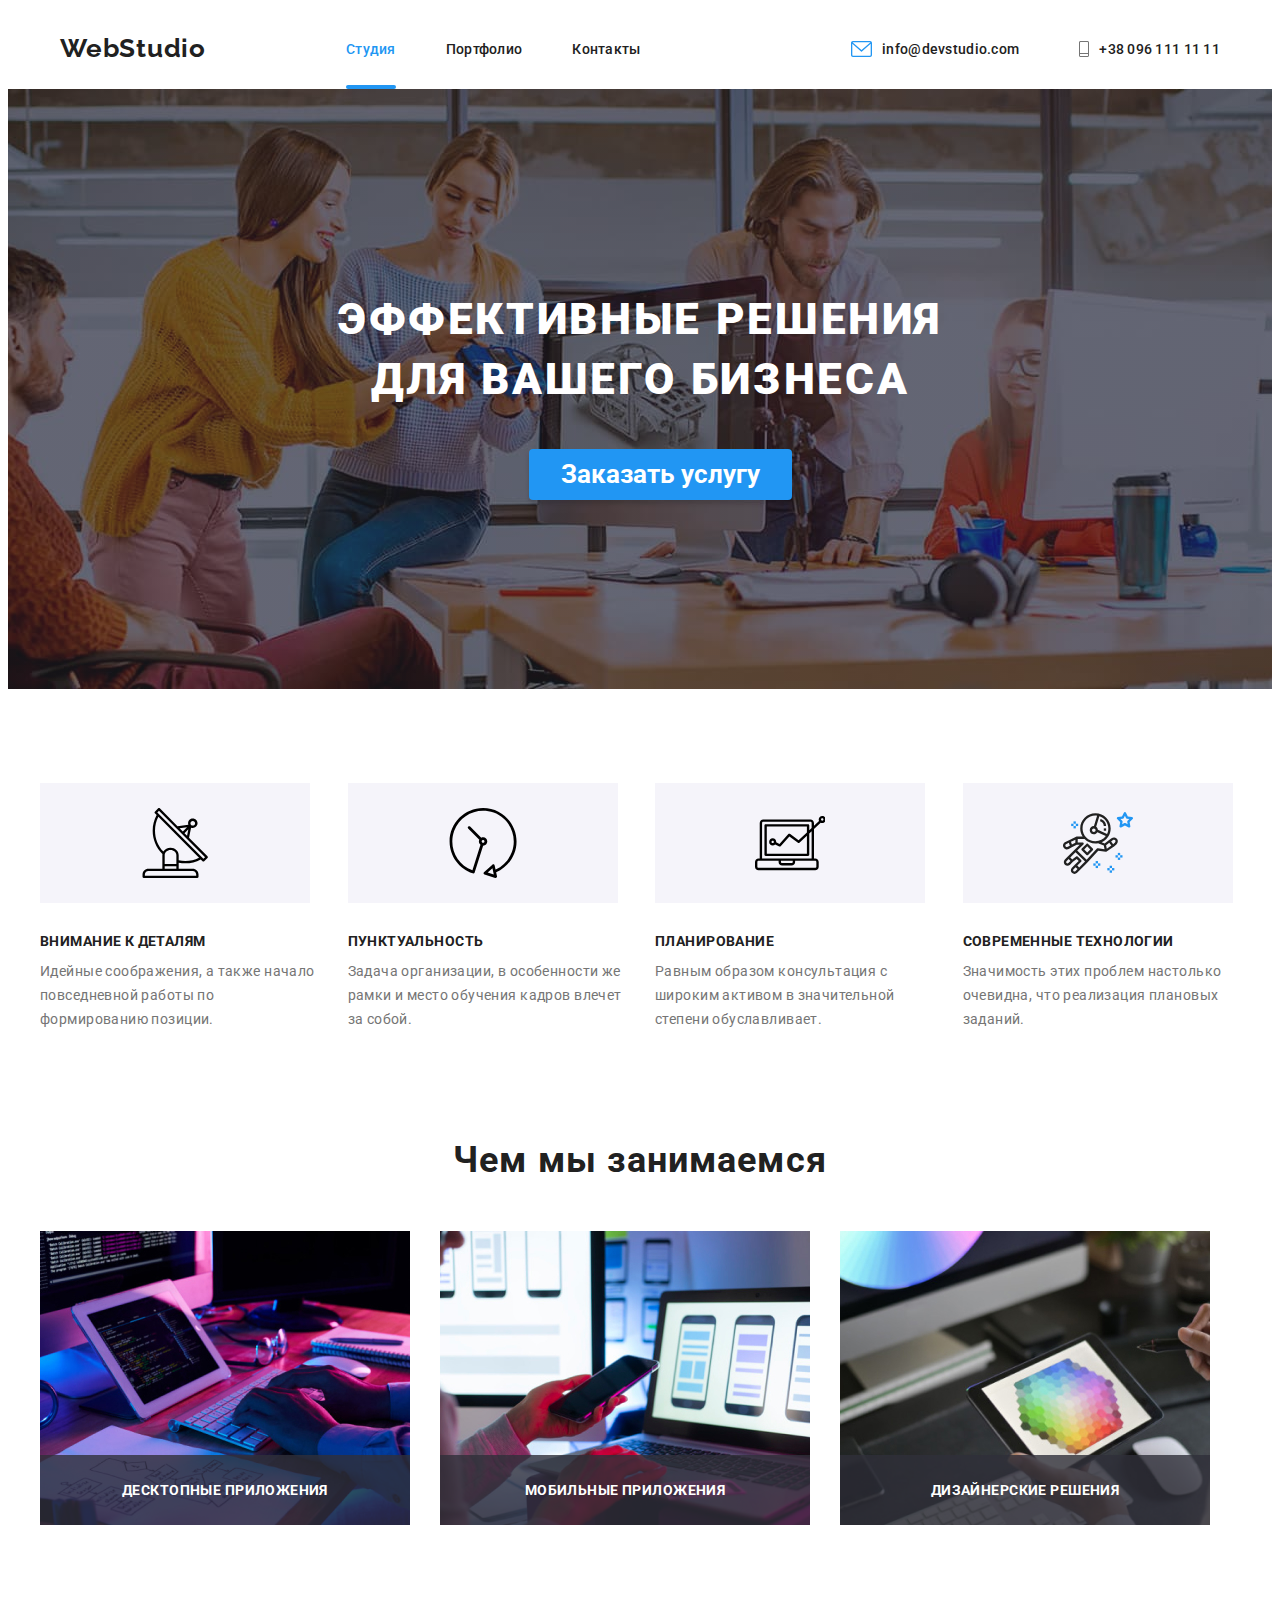
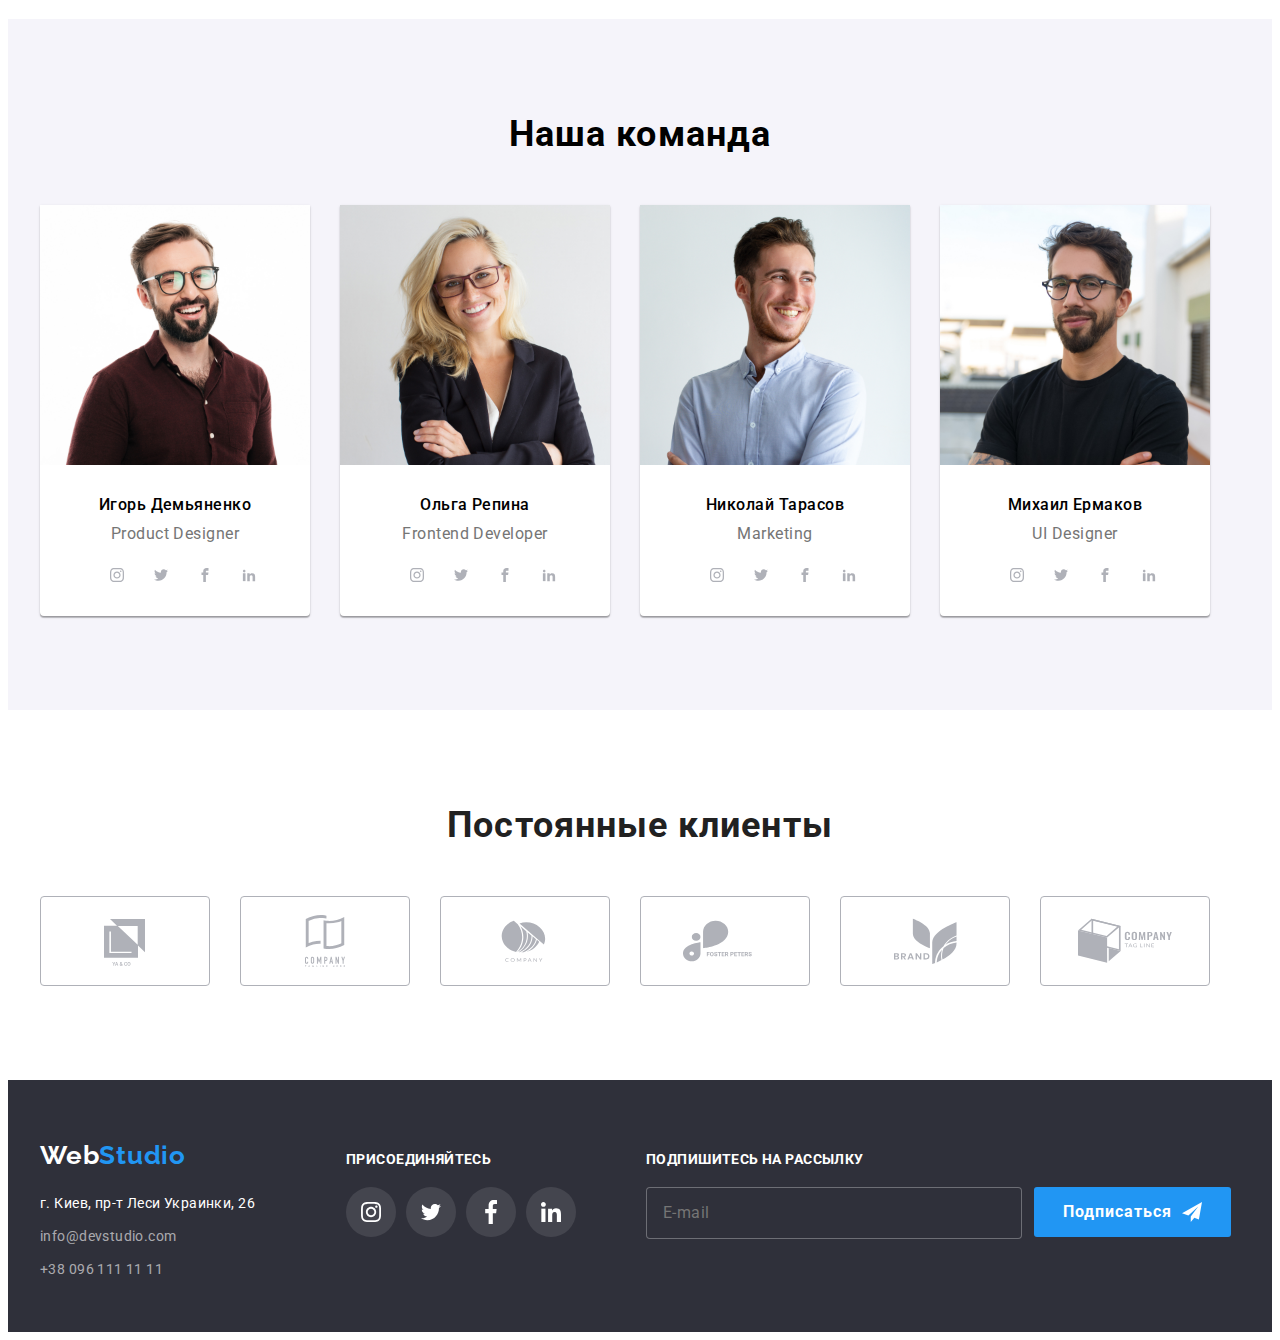
<file: index.html>
<!DOCTYPE html>
<html lang="en">
<head>
    <meta charset="UTF-8">
    <meta http-equiv="X-UA-Compatible" content="IE=edge">
    <meta name="viewport" content="width=device-width, initial-scale=1.0">
    <title>Document</title>
    <link href="https://fonts.googleapis.com/css2?family=Raleway:wght@700&family=Roboto:wght@400;700;900&display=swap"
        rel="stylesheet">
    <link rel="stylesheet" href="./css/styles.css">
    <link rel="stylesheet" href="./css/main.css"> 
</head>

    <!-- Шапка сайта -->
    
    <body>
        <header class="wraper">
                <nav class="container">
                    <a class="main-nav__logolink" href="/">
                        <p class="main-nav__logo">Web<span class="logos">Studio</span></p>
                    </a>
                
                    <ul class="site-nav list">
                        <li><a href="" class="site-nav__current">Студия</a></li>
                        <li><a href="./portfolio.html" class="site-nav__link">Портфолио</a></li>
                        <li><a href="" class="site-nav__link">Контакты</a></li>
                    </ul>
                
                
                    <ul class="auth-nav list">
                        <li class="auth-nav item"><a href="" class="link-adres">info@devstudio.com</a></li>
                        <li class="auth-nav item"><a href="" class="link-tel">+38 096 111 11 11</a></li>

                    </ul>
                </nav>
        </header>
        <main>

<!-- Банер -->
<section class="hero">
    <h1 class="herotitle">
        Эффективные решения <br> для вашего бизнеса
    </h1>
<ul class="bunner">
    <li class="list"><a href="./portfolio.html" class="button">Заказать услугу</a></li>
</ul>
</section>

<!--HERO Bunner-->
<section class="section-title">
    
    <div class="container">
        <ul class="future-list list">
            <li class="item">
                <div class="svg">
                <svg class="svg-icon" width="70px" height="70px">
                    <use href="./img/symbol-defs.svg#icon-Vector"></use>
                </svg>
                </div>
                <h3 class="zagolovok">Внимание к деталям</h3>
                <p class="abzac">
                    Идейные соображения, а также
                    начало повседневной работы по
                    формированию позиции.
                </p>
               
            <li class="item">
                <div class="svg">
                <svg class="svg-icon" width="70px" height="70px">
                    <use href="./img/symbol-defs.svg#icon-wotch"></use>
                </svg>
                </div>
                <h3 class="zagolovok">Пунктуальность</h3>
                <p class="abzac">
                    Задача организации, в особенности
                    же рамки и место обучения кадров
                    влечет за собой.
                </p>
            </li>
            <li class="item">
                <div class="svg">
                <svg class="svg-icon" width="70px" height="70px">
                    <use href="./img/symbol-defs.svg#icon-macbook"></use>
                </svg>
                </div>
                <h3 class="zagolovok">Планирование</h3>
                <p class="abzac">
                    Равным образом консультация с
                    широким активом в значительной
                    степени обуславливает.
                </p>
            </li>
            <li class="item">
                <div class="svg">
                <svg class="svg-icon" width="70px" height="70px">
                    <use href="./img/symbol-defs.svg#icon-astronaut"></use>
                </svg>
                </div>
                <h3 class="zagolovok">Современные технологии</h3>
                <p class="abzac">
                    Значимость этих проблем настолько
                    очевидна, что реализация
                    плановых заданий.
                </p>
            </li>
        </ul>
        </div>
        
        </section>
    

<!-- Чем мы занимаемся -->
<section class="section-work">
    <h2 class="my-work">
        Чем мы занимаемся
    </h2>
<div class="container">
    <ul class="future-list list">


        <li class="item">
            <div class="prodact-thumb">
                <img src="./img/img—копия.jpg" width="370" height="294" alt="pc">
                <div class="product-actions">
                    <p class="prodact-text">Десктопные приложения</p>
                </div>
                </div>
           
        </li>

        <li class="item">
            <div class="prodact-thumb">
           <img src="./img/img(1).jpg" alt="phone">
        <div class="product-actions">
            <p class="prodact-text">Мобильные приложения</p>
            </div>
            </div>
        </li>

        <li class="item">
            <div class="prodact-thumb">
            <img src="./img/img(2).jpg" alt="planshet">
            <div class="product-actions">
                <p class="prodact-text">Дизайнерские решения</p>
                </div>
                </div>
        </li>
    </ul>
    </div>
</section>

<!-- Наша команда -->
<section class="team">
    <h2 class="our-team">
        Наша команда
    </h2>
<div class="container">
    <ul class="future-list list">
        <li class="item">
            <div class="border">
            <a href=""><img src="./img/img(3).jpg" alt="Игорь Демьяненко" width="270"></a>
            <h3 class="zagolovok-border">Игорь Демьяненко</h3>
            <p class="abzac-border">Product Designer</p>
            <div class="actions">
                <ul class="actions">
                    <li class="iconeli">
                        <a class="bicon" href="#">
                            <svg class="icone">
                                <use href="./img/symbol-defs.svg#icon-instagram">
                                </use>
                            </svg>
                        </a>
                    </li>
                    <li class="iconeli">
                        <a class="bicon" href="#">
                            <svg class="icone">
                                <use href="./img/symbol-defs.svg#icon-twitter-1">
                                </use>
                            </svg>
                        </a>
                    </li>
                    <li class="iconeli">
                        <a class="bicon" href="#">
                            <svg class="icone">
                                <use href="./img/symbol-defs.svg#icon-facebook">
                                </use>
                            </svg>
                        </a>
                    </li>
                        <li class="iconeli">
                            <a class="bicon" href="#">
                                <svg class="icone">
                                    <use href="./img/symbol-defs.svg#icon-linkedin2">
                                    </use>
                                </svg>
                            </a>
                        </li>
                </ul>
            </div>
            </div>
        </li>

        <li class="item">
            <div class="border">
            <a href=""><img src="./img/img(4).jpg" alt="Ольга Репина" width="270"></a>
            <h3 class="zagolovok-border">Ольга Репина</h3>
            <p class="abzac-border">Frontend Developer</p>
            <div class="actions">
                <ul class="actions">
                    <li class="iconeli">
                        <a class="bicon" href="#">
                            <svg class="icone">
                                <use href="./img/symbol-defs.svg#icon-instagram">
                                </use>
                            </svg>
                        </a>
                    </li>
                    <li class="iconeli">
                        <a class="bicon" href="#">
                            <svg class="icone">
                                <use href="./img/symbol-defs.svg#icon-twitter-1">
                                </use>
                            </svg>
                        </a>
                    </li>
                    <li class="iconeli">
                        <a class="bicon" href="#">
                            <svg class="icone">
                                <use href="./img/symbol-defs.svg#icon-facebook">
                                </use>
                            </svg>
                        </a>
                    </li>
                    <li class="iconeli">
                        <a class="bicon" href="#">
                            <svg class="icone">
                                <use href="./img/symbol-defs.svg#icon-linkedin2">
                                </use>
                            </svg>
                        </a>
                    </li>
                </ul>
            </div>
            </div>
        </li>

        <li class="item">
            <div class="border">
            <a href=""><img src="./img/img(5).jpg" alt="Николай Тарасов" width="270"></a>
            <h3 class="zagolovok-border">Николай Тарасов</h3>
            <p class="abzac-border">Marketing</p>
            <div class="actions">
                <ul class="actions">
                    <li class="iconeli">
                        <a class="bicon" href="#">
                            <svg class="icone">
                                <use href="./img/symbol-defs.svg#icon-instagram">
                                </use>
                            </svg>
                        </a>
                    </li>
                    <li class="iconeli">
                        <a class="bicon" href="#">
                            <svg class="icone">
                                <use href="./img/symbol-defs.svg#icon-twitter-1">
                                </use>
                            </svg>
                        </a>
                    </li>
                    <li class="iconeli">
                        <a class="bicon" href="#">
                            <svg class="icone">
                                <use href="./img/symbol-defs.svg#icon-facebook">
                                </use>
                            </svg>
                        </a>
                    </li>
                    <li class="iconeli">
                        <a class="bicon" href="#">
                            <svg class="icone">
                                <use href="./img/symbol-defs.svg#icon-linkedin2">
                                </use>
                            </svg>
                        </a>
                    </li>
                </ul>
            </div>
            </div>
        </li>

        <li class="item">
            <div class="border">
            <a href=""><img src="./img/img(6).jpg" alt="Михаил Ермаков" width="270"></a>
            <h3 class="zagolovok-border">Михаил Ермаков</h3>
            <p class="abzac-border">UI Designer</p>
            <div class="actions">
                <ul class="actions">
                    <li class="iconeli">
                        <a class="bicon" href="#">
                            <svg class="icone">
                                <use href="./img/symbol-defs.svg#icon-instagram">
                                </use>
                            </svg>
                        </a>
                    </li>
                    <li class="iconeli">
                        <a class="bicon" href="#">
                            <svg class="icone">
                                <use href="./img/symbol-defs.svg#icon-twitter-1">
                                </use>
                            </svg>
                        </a>
                    </li>
                    <li class="iconeli">
                        <a class="bicon" href="#">
                            <svg class="icone">
                                <use href="./img/symbol-defs.svg#icon-facebook">
                                </use>
                            </svg>
                        </a>
                    </li>
                    <li class="iconeli">
                        <a class="bicon" href="#">
                            <svg class="icone">
                                <use href="./img/symbol-defs.svg#icon-linkedin2">
                                </use>
                            </svg>
                            
                        </a>
                    </li>
                </ul>
            </div>
            </div>
        </li>
    </ul>
    </div>
</section>
<!-- Постоянные клиенты -->

<section class="client">
    <h2 class="my-client">Постоянные клиенты</h2>
    <div class="container">
        <ul class="list-best">

            <li class="iter"><span class="span-logo">логотип компании</span></li>
            <li class="iter"><span class="span-logo">логотип компании</span></li>
            <li class="iter"><span class="span-logo">логотип компании</span></li>
            <li class="iter"><span class="span-logo">логотип компании</span></li>
            <li class="iter"><span class="span-logo">логотип компании</span></li>
            <li class="iter"><span class="span-logo">логотип компании</span></li>
        </ul>

    </div>
</section>

        </main>

<!-- Футер -->
        <footer class="footer list">
            <div class="container container-footer">
                <div class="adres-item">
                    <a class="logo-footer" href="./index.html">
                        <p class="paragraph"> <span class="accent">Web</span>Studio</p>
                    </a>
                    <address class="adress">
                        г. Киев, пр-т Леси Украинки, 26
                    </address>
                    <ul class="auts-nav list">
                        <li class="iten-one"><a class="info" href="mailto:info@devstudio.com">info@devstudio.com</a></li>
                        <li class="iten-two"><a class="info" href="tel:+380961111111">+38 096 111 11 11</a></li>
                    </ul>
                </div>
                <div class="social-container">
                    <b class="accession">Присоединяйтесь</b>
                    <ul class="lezt-post">
                        <li class="distance">
                            <div class="links-one"></div>
                        </li>
                        <li class="distance">
                            <div class="links-twit"></div>
                        </li>
                        <li class="distance">
                            <div class="links-faceb"></div>
                        </li>
                        <li>
                            <div class="links-link"></div>
                        </li>
                    </ul>
                </div>
        
                <div class="social-container">
                    <b class="accession">Подпишитесь на рассылку</b>
                    <ul class="lezt-post">
                        <li class="destance">
                            <div class="forms-field">
                                <input type="email" class="form-input" name="mail" id="mail" placeholder="E-mail">
                                <label for="mail" class=""></label>
                            </div>
                        </li>
                        <li class="distance">
                            <button class="batton" data-modal-open>Подписаться</button>
                        </li>

                    </ul>
                </div>
        
            </div>
        
        </footer>

        <div class="backdrop is-hidden" data-modal>
            <div class="modal">
                <p class="form-text ">Оставьте свои данные, мы вам перезвоним</p>

                <form class="form js-speaker-form">
                    <div class="form-field">
                        <input type="text" class="form-input" name="user-name" id="name">
                        <label for="name" class="form-label">Имя</label>
                        <span class="icon">
                            <svg width="20" height="20" viewBox="0 0 18 18" class="iconxl" fill="none" xmlns="http://www.w3.org/2000/svg">
                                <g clip-path="url(#clip0_1_2667)">
                                    <path class="letter"
                                        d="M9 9C10.6575 9 12 7.6575 12 6C12 4.3425 10.6575 3 9 3C7.3425 3 6 4.3425 6 6C6 7.6575 7.3425 9 9 9ZM9 10.5C6.9975 10.5 3 11.505 3 13.5V14.25C3 14.6625 3.3375 15 3.75 15H14.25C14.6625 15 15 14.6625 15 14.25V13.5C15 11.505 11.0025 10.5 9 10.5Z"
                                        fill="#212121" />
                                </g>
                            </svg>
                        </span>
                    </div>
                    
                    <div class="form-field">
                        <input type="tel" class="form-input" name="tel" id="tel">
                        <label for="tel" class="form-label">Телефон</label>
                        <span class="icon">
                            <svg width="14" height="14" viewBox="0 0 14 14" class="iconxx" fill="none" xmlns="http://www.w3.org/2000/svg">
                                <path class="letter"
                                    d="M11.996 9.12256L10.1579 8.91269C9.71641 8.86203 9.28221 9.01401 8.97102 9.32519L7.63945 10.6568C5.59144 9.61466 3.91251 7.94296 2.87041 5.8877L4.20922 4.54888C4.5204 4.2377 4.67237 3.80349 4.62171 3.36205L4.41185 1.53836C4.325 0.807445 3.70988 0.257446 2.97173 0.257446H1.71976C0.902004 0.257446 0.221746 0.937708 0.272403 1.75547C0.655953 7.93572 5.59868 12.8712 11.7717 13.2548C12.5894 13.3054 13.2697 12.6252 13.2697 11.8074V10.5555C13.2769 9.82453 12.7269 9.2094 11.996 9.12256V9.12256Z"
                                    fill="#212121" />
                            </svg>
                        </span>
                    </div>
                    
                    <div class="form-field">
                        <input type="email" class="form-input" name="mail" id="mail">
                        <label for="mail" class="form-label">Почта</label>
                        <span class="icon">
                            <svg viewBox="0 0 16 12" class="iconx" fill="none" xmlns="http://www.w3.org/2000/svg">
                                <path class="letter"
                                    d="M14 0H2C1.175 0 0.5075 0.675 0.5075 1.5L0.5 10.5C0.5 11.325 1.175 12 2 12H14C14.825 12 15.5 11.325 15.5 10.5V1.5C15.5 0.675 14.825 0 14 0ZM13.7 3.1875L8.3975 6.5025C8.1575 6.6525 7.8425 6.6525 7.6025 6.5025L2.3 3.1875C2.1125 3.0675 2 2.865 2 2.6475C2 2.145 2.5475 1.845 2.975 2.1075L8 5.25L13.025 2.1075C13.4525 1.845 14 2.145 14 2.6475C14 2.865 13.8875 3.0675 13.7 3.1875Z"
                                    fill="#212121" />
                            </svg>
                        </span>
                    
                    </div>
                    
                    <div class="form-field">
                        <textarea name="coment" class="form-input" id="coment" rows="10" placeholder="Введите текст"></textarea>
                        <label for="coment" class="form-label">Комментарий</label>
                    </div>
                    
                    <div class="topic-options">
                        <label class="checkbox-label">
                            <input class="checkbox" type="checkbox" type="checkbox" name="topic" value="topic">
                            <span class="checkbox-icon"></span>
                            Соглашаюсь с рассылкой и принимаю <span class="box-span">Условия договора</span>
                        </label>
                    </div>
                
                    <button class="submit" type="submit">Отправить</button>
                
                </form>
                <button class="popup__close" data-modal-close>Х</button>
            </div>
        </div>

        <!-- Для открытия модального окна -->

        <script src="./js/modal.js"></script>

        <!-- Для отправки форм -->
        <script>
            (() => {
                    document.querySelector('.js-speaker-form').addEventListener('submit', e => {
                        e.preventDefault();

                        new FormData(e.currentTarget).forEach((value, name) =>
                            console.log(`${name}: ${value}`),
                        );
                    });
                })();
        </script>

    </body>
</html>
</file>
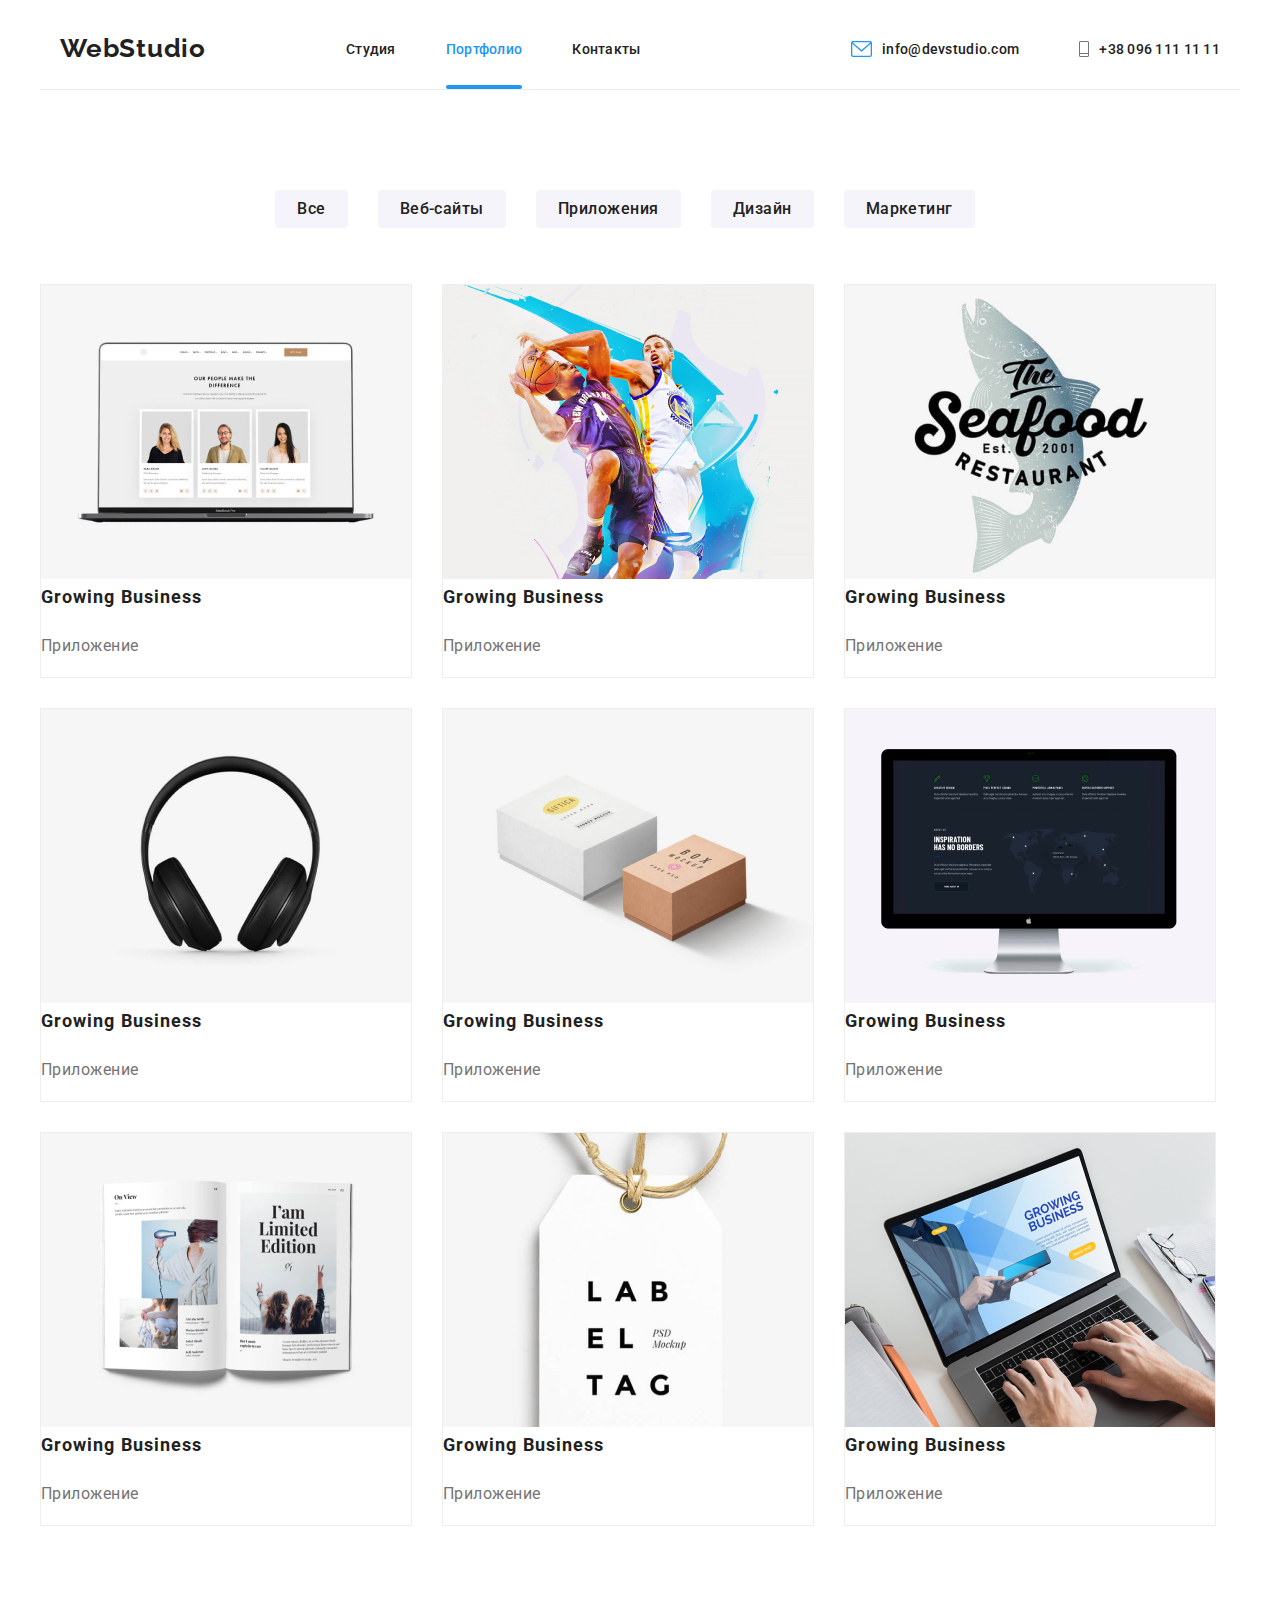
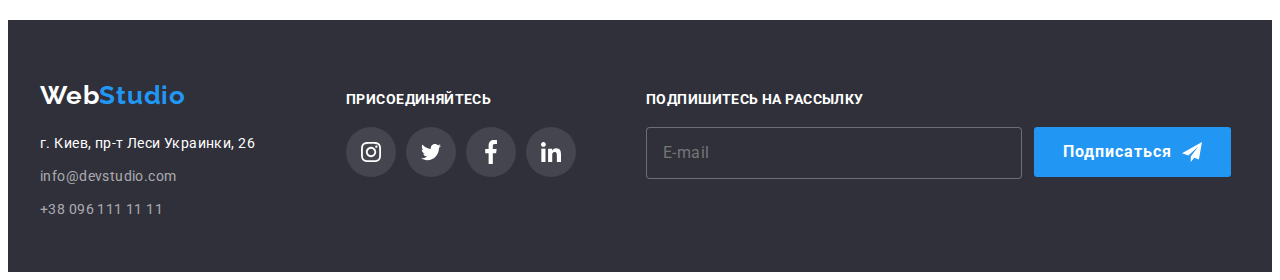
<file: portfolio.html>
<!DOCTYPE html>
<html lang="en">
<head>
    <meta charset="UTF-8">
    <meta http-equiv="X-UA-Compatible" content="IE=edge">
    <meta name="viewport" content="width=device-width, initial-scale=1.0">
    <title>Document</title>
    <link href="https://fonts.googleapis.com/css2?family=Raleway:wght@700&family=Roboto:wght@400;700;900&display=swap"
        rel="stylesheet">
    <link rel="stylesheet" href="./css/styles.css">
</head>
    <!-- Шапка сайта -->
    <body>
        <header class="page-header wraper">
            <nav class="container">
            <a class="main-nav__logolink" href="/">
                <p class="main-nav__logo">Web<span class="logos">Studio</span></p>
            </a>
        
                <ul class="site-nav list">
                    <li><a href="./index.html" class="site-nav__link">Студия</a></li>
                    <li><a href="" class="site-nav__current">Портфолио</a></li>
                    <li><a href="" class="site-nav__link">Контакты</a></li>
                </ul>
        
        
                <ul class="auth-nav list">
                    <li class="auth-nav item"><a href="#popup" class="link-adres popup-link">info@devstudio.com</a></li>
                    <li class="auth-nav item"><a href="#popup" class="link-tel popup-link">+38 096 111 11 11</a></li>
                </ul>
            </nav>
        </header>
        <main>

<!-- Кнопки навигации -->

            <div class="wraper">
            <ul class="ul-button list">
                <li class="list">
                    <a href="" class="button-list">Все</a>
                </li>

                <li class="list">
                    <a href="" class="button-list">Веб-сайты</a>
                </li>

                <li class="list">
                    <a href="" class="button-list">Приложения</a>
                </li>

                <li class="list">
                    <a href="" class="button-list">Дизайн</a>
                </li>

                <li class="list">
                    <a href="" class="button-list">Маркетинг</a>
                </li>
            </ul>
            </div>  

<!-- Список товаров и услуг -->
            <div class="wraper">
            <ul class="item-portfolio list">
                <li class="card-set">
                    <div class="box">
                        <a href=""><img src="./img/img88.jpg" alt="" width="370"></a>
                        <div class="prodact-actions">
                        </div>
                
                        <div class="overlay">
                            <p>Ресурс предлагает комплексные предложения с разным уровнем функционала и сервисов. Все это
                                позволит посетителю получить
                                исчерпывающие сведения о компании или частном лице.</p>
                        </div>
                
                    </div>
                    <h2 class="titl">Growing Business</h2>
                    <p class="benefits">Приложение</p>
                </li>

                <li class="card-set">
                    <div class="box">
                        <a href=""><img src="./img/bascetboll.jpg" alt="" width="370"></a>
                        <div class="prodact-actions">
                        </div>
                
                        <div class="overlay">
                            <p>Ресурс предлагает комплексные предложения с разным уровнем функционала и сервисов. Все это
                                позволит посетителю получить
                                исчерпывающие сведения о компании или частном лице.</p>
                        </div>
                
                    </div>
                    <h2 class="titl">Growing Business</h2>
                    <p class="benefits">Приложение</p>
                </li>

                <li class="card-set">
                    <div class="box">
                        <a href=""><img src="./img/img(22).jpg" alt="" width="370"></a>
                        <div class="prodact-actions">
                        </div>
                
                        <div class="overlay">
                            <p>Ресурс предлагает комплексные предложения с разным уровнем функционала и сервисов. Все это
                                позволит посетителю получить
                                исчерпывающие сведения о компании или частном лице.</p>
                        </div>
                
                    </div>
                    <h2 class="titl">Growing Business</h2>
                    <p class="benefits">Приложение</p>
                </li>

                <li class="card-set">
                    <div class="box">
                        <a href=""><img src="./img/img(33).jpg" alt="" width="370"></a>
                        <div class="prodact-actions">
                        </div>
                
                        <div class="overlay">
                            <p>Ресурс предлагает комплексные предложения с разным уровнем функционала и сервисов. Все это
                                позволит посетителю получить
                                исчерпывающие сведения о компании или частном лице.</p>
                        </div>
                
                    </div>
                    <h2 class="titl">Growing Business</h2>
                    <p class="benefits">Приложение</p>
                </li>

                <li class="card-set">
                    <div class="box">
                        <a href=""><img src="./img/img(44).jpg" alt="" width="370"></a>
                        <div class="prodact-actions">
                        </div>
                
                        <div class="overlay">
                            <p>Ресурс предлагает комплексные предложения с разным уровнем функционала и сервисов. Все это
                                позволит посетителю получить
                                исчерпывающие сведения о компании или частном лице.</p>
                        </div>
                
                    </div>
                    <h2 class="titl">Growing Business</h2>
                    <p class="benefits">Приложение</p>
                </li>

                <li class="card-set">
                    <div class="box">
                        <a href=""><img src="./img/img(55).jpg" alt="" width="370"></a>
                        <div class="prodact-actions">
                        </div>
                
                        <div class="overlay">
                            <p>Ресурс предлагает комплексные предложения с разным уровнем функционала и сервисов. Все это
                                позволит посетителю получить
                                исчерпывающие сведения о компании или частном лице.</p>
                        </div>
                
                    </div>
                    <h2 class="titl">Growing Business</h2>
                    <p class="benefits">Приложение</p>
                </li>

                <li class="card-set">
                    <div class="box">
                        <a href=""><img src="./img/img(66).jpg" alt="" width="370"></a>
                        <div class="prodact-actions">
                        </div>
                
                        <div class="overlay">
                            <p>Ресурс предлагает комплексные предложения с разным уровнем функционала и сервисов. Все это
                                позволит посетителю получить
                                исчерпывающие сведения о компании или частном лице.</p>
                        </div>
                
                    </div>
                    <h2 class="titl">Growing Business</h2>
                    <p class="benefits">Приложение</p>
                </li>

                <li class="card-set">
                    <div class="box">
                        <a href=""><img src="./img/img(77).jpg" alt="" width="370"></a>
                        <div class="prodact-actions">
                        </div>
                
                        <div class="overlay">
                            <p>Ресурс предлагает комплексные предложения с разным уровнем функционала и сервисов. Все это
                                позволит посетителю получить
                                исчерпывающие сведения о компании или частном лице.</p>
                        </div>
                
                    </div>
                    <h2 class="titl">Growing Business</h2>
                    <p class="benefits">Приложение</p>
                </li>

                <li class="card-set">
                    <div class="box">
                        <a href=""><img src="./img/img(88).jpg" alt="" width="370"></a>
                        <div class="prodact-actions">
                        </div>
                        
                        <div class="overlay">
                            <p>Ресурс предлагает комплексные предложения с разным уровнем функционала и сервисов. Все это
                            позволит посетителю получить
                            исчерпывающие сведения о компании или частном лице.</p>
                        </div>

                    </div>
                    <h2 class="titl">Growing Business</h2>
                    <p class="benefits">Приложение</p>
                </li>
                
                </ul>
                </div>
            
        </main>
        <footer class="footer list">
            <div class="container container-footer">
                <div class="adres-item">
                    <a class="logo-footer" href="./index.html">
                        <p class="paragraph"> <span class="accent">Web</span>Studio</p>
                    </a>
                    <address class="adress">
                        г. Киев, пр-т Леси Украинки, 26
                    </address>
                    <ul class="auts-nav list">
                        <li class="iten-one"><a class="info" href="mailto:info@devstudio.com">info@devstudio.com</a></li>
                        <li class="iten-two"><a class="info" href="tel:+380961111111">+38 096 111 11 11</a></li>
                    </ul>
                </div>
                <div class="social-container">
                    <b class="accession">Присоединяйтесь</b>
                    <ul class="lezt-post">
                        <li class="distance">
                            <div class="links-one"></div>
                        </li>
                        <li class="distance">
                            <div class="links-twit"></div>
                        </li>
                        <li class="distance">
                            <div class="links-faceb"></div>
                        </li>
                        <li>
                            <div class="links-link"></div>
                        </li>
                    </ul>
                </div>

            <div class="social-container">
                <b class="accession">Подпишитесь на рассылку</b>
                <ul class="lezt-post">
                    <li class="destance">
                        <div class="forms-field">
                            <input type="email" class="form-input" name="mail" id="mail" placeholder="E-mail">
                            <label for="mail" class=""></label>
                        </div>
                    </li>
                    <li class="distance">
                        <button class="batton" data-modal-open>Подписаться</button>
                    </li>
            
                </ul>
            </div>

            </div>


        </footer>

        <div id="popup" class="popup">
            <div class="popup__body">
                <div class="popup__content">
                    <p class="form-text ">Оставьте свои данные, мы вам перезвоним</p>
                    <form class="form js-speaker-form">
                        <div class="form-field">
                            <input type="text" class="form-input" name="user-name" id="name">
                            <label for="name" class="form-label">Имя</label>
                            <span class="icon">
                                <svg width="20" height="20" viewBox="0 0 18 18" class="iconxl" fill="none" xmlns="http://www.w3.org/2000/svg">
                                    <g clip-path="url(#clip0_1_2667)">
                                        <path class="letter"
                                            d="M9 9C10.6575 9 12 7.6575 12 6C12 4.3425 10.6575 3 9 3C7.3425 3 6 4.3425 6 6C6 7.6575 7.3425 9 9 9ZM9 10.5C6.9975 10.5 3 11.505 3 13.5V14.25C3 14.6625 3.3375 15 3.75 15H14.25C14.6625 15 15 14.6625 15 14.25V13.5C15 11.505 11.0025 10.5 9 10.5Z"
                                            fill="#212121" />
                                    </g>
                                </svg>
                            </span>
                        </div>
                    
                        <div class="form-field">
                            <input type="tel" class="form-input" name="tel" id="tel">
                            <label for="tel" class="form-label">Телефон</label>
                            <span class="icon">
                                <svg width="14" height="14" viewBox="0 0 14 14" class="iconxx" fill="none" xmlns="http://www.w3.org/2000/svg">
                                    <path class="letter"
                                        d="M11.996 9.12256L10.1579 8.91269C9.71641 8.86203 9.28221 9.01401 8.97102 9.32519L7.63945 10.6568C5.59144 9.61466 3.91251 7.94296 2.87041 5.8877L4.20922 4.54888C4.5204 4.2377 4.67237 3.80349 4.62171 3.36205L4.41185 1.53836C4.325 0.807445 3.70988 0.257446 2.97173 0.257446H1.71976C0.902004 0.257446 0.221746 0.937708 0.272403 1.75547C0.655953 7.93572 5.59868 12.8712 11.7717 13.2548C12.5894 13.3054 13.2697 12.6252 13.2697 11.8074V10.5555C13.2769 9.82453 12.7269 9.2094 11.996 9.12256V9.12256Z"
                                        fill="#212121" />
                                </svg>
                            </span>
                        </div>
                    
                        <div class="form-field">
                            <input type="email" class="form-input" name="mail" id="mail">
                            <label for="mail" class="form-label">Почта</label>
                            <span class="icon">
                                <svg viewBox="0 0 16 12" class="iconx" fill="none" xmlns="http://www.w3.org/2000/svg">
                                <path class="letter"
                                    d="M14 0H2C1.175 0 0.5075 0.675 0.5075 1.5L0.5 10.5C0.5 11.325 1.175 12 2 12H14C14.825 12 15.5 11.325 15.5 10.5V1.5C15.5 0.675 14.825 0 14 0ZM13.7 3.1875L8.3975 6.5025C8.1575 6.6525 7.8425 6.6525 7.6025 6.5025L2.3 3.1875C2.1125 3.0675 2 2.865 2 2.6475C2 2.145 2.5475 1.845 2.975 2.1075L8 5.25L13.025 2.1075C13.4525 1.845 14 2.145 14 2.6475C14 2.865 13.8875 3.0675 13.7 3.1875Z"
                                    fill="#212121" />
                                </svg>
                            </span>

                        </div>
                    
                        <div class="form-field">
                            <textarea name="coment" class="form-input" id="coment" rows="10" placeholder="Введите текст"></textarea>
                            <label for="coment" class="form-label">Комментарий</label>
                        </div>

                        <div class="topic-options">
                            <label class="checkbox-label">
                                <input class="checkbox" type="checkbox" type="checkbox" name="topic" value="topic">
                                <span class="checkbox-icon"></span>
                                Соглашаюсь с рассылкой и принимаю <span class="box-span">Условия договора</span>
                            </label>
                        </div>
                    
                        <button class="submit" type="submit">Отправить</button>
                    
                    </form>
                    <a href="#" class="popup__close">X</a>
                
                </div>
            </div>
        </div>

<!-- Для отправки форм -->
        <script>
    (() => {
        document.querySelector('.js-speaker-form').addEventListener('submit', e => {
            e.preventDefault();

            new FormData(e.currentTarget).forEach((value, name) =>
                console.log(`${name}: ${value}`),
            );
        });
    })();
        </script>

     </body>   
</html>
</file>
<file: css/styles.css>
/* цвет основного текста #212121 */
/* цвет адреса #757575 */
/* белый #FFFFFF  */
/* акцент #2196F3 */
/* вторичный цвет фона #F5F4FA; */
/* цвет банера и футера #2F303A */
/* цвет bg-color team #F5F4FA; */
/*outline: 1px solid teal;*/

:root {
    --primary-text-color: rgba(0, 0, 0, 0.8);
    --title-text-color: #212121;
    --accent-color: #2196F3;
    --primary-white-color: #ffffff;
    --adres-color: #757575;
    --secondary-bg-color: #f5f5f5;
    --secondary-bg-team: #F5F4FA;
    --baner-footer-color: #2F303A;
    --timing-fungtion:cubic-bezier(0.4, 0, 0.2, 1);
}
    
/* Утиилиты */

.list {
    padding: 0;
    margin: 0;
    list-style: none;
}

*, ::after, ::before {
    box-sizing: border-boxf;
}

h1,h2,h3,h4,h4,h5,h6 {
    margin: 0;
}

.list {
    padding: 0;
    margin: 0;
    list-style: none;
}

.container {
    display: flex;
    align-items: center;
    margin-left: auto;
    margin-right: auto;
    width: 1200px;
    padding-left: 20px;
    padding-right: 20px;
}

.wraper {
    display: flex;
    align-items: center;
    margin-right: auto;
    margin-left: auto;
    width: 1200px;
}

img {
    display: block;
    height: auto;
}

/* Logo */

.main-nav__logo {
    font-family: 'Raleway';
    font-style: normal;
    font-weight: 700;
    font-size: 26px;
    line-height: 31px;
    letter-spacing: 0.03em;
    color: var(--title-text-color);
    text-decoration: none;

    margin: 0;
    padding-top: 25px;
    padding-bottom: 25px;
}

.logos {
    font-family:'Raleway';
    font-style: normal;
    font-weight: 700;
    font-size: 26px;
    line-height: 31px;
    letter-spacing: 0.03em;
    color: var(--title-text-color);
    text-decoration: none;
}

.main-nav__logolink{
    text-decoration: none;
    margin-right: 90px;
}


.main-nav__logo:hover,
.main-nav__logo:focus{
    color: var(--accent-color);
    transition: transform 250ms cubic-bezier(0.4, 0, 0.2, 1);
}

.page-header {
    border-bottom:  1px solid #ECECEC;
}

/* Site nav */

.site-nav {
    display: flex;
}

.site-nav__link {
    color: var(--title-text-color);
    display: block;
    padding-top: 32px;
    padding-bottom: 32px;

    text-decoration: none;
    font-family: 'Roboto';
    font-style: normal;
    font-weight: 500;
    font-size: 14px;
    line-height: 16px;
    letter-spacing: 0.02em;

    margin-left: 50px;
}

.site-nav__current {
    color: var(--title-text-color);
    display: block;
    padding-top: 32px;
    padding-bottom: 32px;

    text-decoration: none;
    font-family: 'Roboto';
    font-style: normal;
    font-weight: 500;
    font-size: 14px;
    line-height: 16px;
    letter-spacing: 0.02em;

    margin-left: 50px;

    position: relative;
    color: var(--accent-color);
}

.site-nav__current::after {
    position: absolute;
    content: '';
    display: block;
    width: 100%;
    height: 4px;
    background-color: var(--accent-color);

    left: 0;
    bottom: 0;

    border-radius: 2px;
    transition: opacity 250ms var(--timing-fungtion);

}

.site-nav__link:hover {
    color: var(--accent-color);
}

    
/* Auth nav */

.auth-nav {
    display: flex;
    margin-left: auto;
}
    
.auth-nav .item+.item {
    margin-left: 50px;
}

.link-adres{
    display: flex;
    color: var(--title-text-color);
    text-decoration: none;
    font-family:'Roboto';
    font-style: normal;
    font-weight: 500;
    font-size: 14px;
    line-height: 16px;
    letter-spacing: 0.02em;
    
}

.link-tel {
    display: flex;
    color: var(--title-text-color);
    text-decoration: none;
    font-family: 'Roboto';
    font-style: normal;
    font-weight: 500;
    font-size: 14px;
    line-height: 16px;
    letter-spacing: 0.02em;
}

.link-adres::before {
    display: inline-block;
    content: "";
    width: 21px;
    height: 16px;
    margin-left: 10px;
    background-image: url("../img/poshta.svg");
    background-size: contain;
    cursor: pointer;
    color: var(--accent-color);
    margin-right: 10px;
}


.link-tel::before {
    display: inline-block;
    content: "";
    width: 10px;
    height: 16px;
    margin-left: 10px;
    background-image: url("../img/tel.svg");
    background-size: contain;
    cursor: pointer;
    color: var(--accent-color);
    margin-right: 10px;
}

.link-tel {
    fill: var(--accent-color);
}

.icone:hover {
    fill: var(--primary-white-color);

}


.auth-nav .link-adres .link-tel{
    display: block;
    padding-top: 32px;
    padding-bottom: 32px;
}

.link-adres:hover {
    color: var(--accent-color);
}

.link-tel:hover {
    color: var(--accent-color);
}

/*HERO Bunner*/

.hero{
    max-width: 1600px;
    margin-left: auto;
    margin-right: auto;
    text-align: center;
    height: 600px;
    background-image: linear-gradient( to right, 
        rgba(47, 48, 58, 0.4),
        rgba(47, 48, 58, 0.4)),
        url(../img/Img\ \(1\).jpg);
    
    background-size: cover;
    background-repeat: no-repeat;
    background-position: center;
    background-color: var(--title-text-color);
}

.bunner {
    margin: 0;
}

.herotitle {
    margin: 0;
    font-family:'Roboto';
    font-style: normal;
    font-weight: 900;
    font-size: 44px;
    line-height: 60px;
    letter-spacing: 0.06em;
    text-transform: uppercase;
    
    color: var(--primary-white-color);

    padding-top: 200px;
    padding-bottom: 40px;
}

/* Button */

.button {
    border-radius: 4px;
    box-shadow: 0px 4px 4px rgba(0, 0, 0, 0.15);
    padding: 10px 32px;
    display: inline-block;
    text-decoration: none;

    color: var(--primary-white-color);
    background-color: var(--accent-color);

    font-family:'Roboto';
    font-weight: 700;
    font-size: 26px;
    line-height: 31px;
}

.button:hover {
    color: var(--accent-color);
    background-color: var(--primary-white-color);

}

.button.secondary {
    color: var(--accent-color);
    background-color: var(--primary-white-color);
}

/*Герои*/

.section-title {
    margin-top: 94px;
}

.future-list {
    display: flex;
    justify-content: center;
}

.svg {
    display: flex;
    background-color: var(--secondary-bg-team);
    width: 270px;
    height: 120px;
    margin-bottom: 30px;
    align-items: center;
    justify-content: center;
}


.zagolovok {
    font-family:'Roboto';
    font-style: normal;
    font-weight: 700;
    font-size: 14px;
    line-height: 16px;
    letter-spacing: 0.03em;
    text-transform: uppercase;
    color:var(--title-text-color) ;
}

.abzac {
    margin-top: 10px;

    font-family:'Roboto';
    font-style: normal;
    font-weight: 400;
    font-size: 14px;
    line-height: 24px;
    letter-spacing: 0.03em;
    color: var(--adres-color);
}


.actions {
    display: flex;
    justify-content: center;
    list-style: none;
    width: 245px;
    height: 63px;
}

.iconeli {
    border-radius: 50%;
    background-size: 20px;
    width: 44px;
    height: 44px;
    background-repeat: no-repeat;
    background-position: center;
    justify-content: space-between;
    cursor: pointer;
}

.bicon {
    width: 100%;
    height: 100%;
    display: flex;
    align-items: center;
    justify-content: center;
}

.icone {
    fill: #AFB1B8;
    width: 20px;
    height: 20px;
    padding: 15px;
}

.icone:hover{
    fill: var(--primary-white-color);
    
}

.iconeli:hover {
    background-color: #2196f3;
}



.future-list > .item {
    flex-basis: calc(100% / 4);
    margin-right: 30px;
    margin-bottom: 94px;

}

.future-list>.item:last-child {
    margin-right: 0;
}

/*Чем мы занимаемся*/

.section-work {
    background-color: var(--primary-white-color);
}

.my-work {
    color: var(--title-text-color);

    font-family:'Roboto';
    font-style: normal;
    font-weight: 700;
    font-size: 36px;
    line-height: 42px;
    text-align: center;
    letter-spacing: 0.03em;

    margin-bottom: 50px;
}

.prodact-thumb{
    position: relative;
}

.product-actions{
    position: absolute;
    
    display: flex;
    bottom: 0;
    background: rgba(47, 48, 58, 0.8);

    width: 100%;
    height: 70px;
    justify-content: center;
    align-items: center
  
    
}

.prodact-text{
    font-family: 'Roboto';
    font-style: normal;
    font-weight: 700;
    font-size: 14px;
    line-height: 16px;
    text-align: center;
    letter-spacing: 0.03em;
    text-transform: uppercase;
    color: #FFFFFF;
}

/*Наша команда*/

.team {
    background-color:var(--secondary-bg-team) ;
}

.our-team {
    font-family:'Roboto';
    font-style: normal;
    font-weight: 700;
    font-size: 36px;
    line-height: 42px;
    text-align: center;
    letter-spacing: 0.03em;
    
    padding-top: 94px;
    margin-bottom: 50px;
}

.item > .border {
    text-align: center;
    background-color: var(--primary-white-color);
    box-shadow: 0px 1px 3px rgba(0, 0, 0, 0.12), 0px 1px 1px rgba(0, 0, 0, 0.14), 0px 2px 1px rgba(0, 0, 0, 0.2);
        border-radius: 0px 0px 4px 4px;
}

.zagolovok-border {
    padding-top: 30px;
    padding-bottom: 10px;

    font-family:'Roboto';
    font-style: normal;
    font-weight: 500;
    font-size: 16px;
    line-height: 19px;
    text-align: center;
    letter-spacing: 0.03em;
}

.abzac-border {
    margin: 0;
    font-family:'Roboto';
    font-style: normal;
    font-weight: 400;
    font-size: 16px;
    line-height: 19px;
    text-align: center;
    letter-spacing: 0.03em;
    margin-bottom: 10px;
    
    color: var(--adres-color);
}

/*Футер*/

.containar-footer {
    align-items: center;
    margin-left: auto;
    margin-right: auto;
    width: 1170px;
    padding-left: 20px;
    padding-right: 20px;
}

.footer {
    background-color: var(--baner-footer-color);
}

.logolink-futer {
    text-decoration: none;
}

.logo-footer {
    font-family: 'Raleway';
    font-style: normal;
    font-weight: 700;
    font-size: 26px;
    line-height: 31px;
    letter-spacing: 0.03em;
    color: var(--accent-color);
    text-decoration: none;
}

.logos-footer {
    font-family: 'Raleway';
    font-style: normal;
    font-weight: 700;
    font-size: 26px;
    line-height: 31px;
    letter-spacing: 0.03em;
    color: var(--primary-white-color);
    text-decoration: none;
}

.logos-footer:hover {
    color: var(--accent-color);
}

.footer-list{
    margin: 0;
}

.paragraph {
    margin: 0;
    margin-bottom: 20px;
}

.adress {
    text-decoration: none;
    font-family:'Roboto';
    font-style: normal;
    font-weight: 400;
    font-size: 14px;
    line-height: 24px;
    letter-spacing: 0.03em;
    color: var(--primary-white-color);

    margin: 0;
    padding-bottom: 9px;
    
}

.adreslist-footer {
    margin: 0;
}

.link-footer {
    text-decoration: none;
    font-family: 'Roboto';
    font-style: normal;
    font-weight: 400;
    font-size: 14px;
    line-height: 24px;
    letter-spacing: 0.03em;
    color: rgba(255, 255, 255, 0.6);

    
}

.link-footer:hover {
color: var(--accent-color);
}

/*Portfolio*/


/*Кнопки навигации*/
.ul-button {
    display: flex;
    margin-top: 100px;
    margin-right: auto;
    margin-left: auto;
    margin-bottom: 56px;
    
}

.button-list {
    margin-right: 30px;
    border-radius: 4px;
    padding: 6px 22px;
    display: inline-block;
    text-decoration: none;
    
    color: var(--title-text-color);
    background-color: var(--secondary-bg-team);
    
    font-family: 'Roboto';
    font-style: normal;
    font-weight: 500;
    font-size: 16px;
    line-height: 26px;
    text-align: center;
    letter-spacing: 0.03em;
}

.button-list:hover {
    color: var(--primary-white-color);
    background-color:var(--accent-color) ;
    box-shadow: 
    0px 3px 1px rgba(0, 0, 0, 0.1), 
    0px 1px 2px rgba(0, 0, 0, 0.08), 
    0px 2px 2px rgba(0, 0, 0, 0.12);
    transition: transform 250ms cubic-bezier(0.4, 0, 0.2, 1);
    
}

/*Список товаров и услуг*/

.card-set {
    margin-right: 30px;
    margin-bottom: 30px;

    position: relative;

}

.card-set:nth-child(3n) {
     margin-right: 0;
}

.card-set:nth-last-child(-n + 3){
    margin-bottom: 0;
}

.item-portfolio {
position: relative;

    display: flex;
    flex-wrap: wrap;
    margin-bottom: 94px;
}



.item-portfolio > .card-set {
    border: 1px solid #EEEEEE;
}

.card-set:hover{
    transition: transform 250ms cubic-bezier(0.4, 0, 0.2, 1);
    background: #FFFFFF;
    border: 1px solid #EEEEEE;
    box-shadow: 0px 1px 1px rgba(0, 0, 0, 0.12), 0px 4px 4px rgba(0, 0, 0, 0.06), 1px 4px 6px rgba(0, 0, 0, 0.16);
}

.titl {
    font-family: 'Roboto';
    font-style: normal;
    font-weight: 700;
    font-size: 18px;
    line-height: 36px;
    letter-spacing: 0.06em;

    color: var(--title-text-color);
}

.benefits {
font-family: 'Roboto';
    font-style: normal;
    font-weight: 400;
    font-size: 16px;
    line-height: 30px;
    letter-spacing: 0.03em;

    color: var(--adres-color)
}


/*постоянные клиенты*/

.list-best {
    display: flex;
    flex-wrap: wrap;
    list-style: none;
    padding: 0;
    margin: 0;
    margin-top: 50px ;
    margin-bottom: 94px;
}

.my-client {
    color: var(--title-text-color);
    
    font-family: 'Roboto';
    font-style: normal;
    font-weight: 700;
    font-size: 36px;
    line-height: 42px;
    text-align: center;
    letter-spacing: 0.03em;
    
    margin-top: 94px;
}

.iter::before {
    content: "";
    display: block;
    height: 90px;
    background-repeat: no-repeat;
    background-position: center;
}

.iter {
    margin-right: 30px;
    width: 170px;
    height: 90px;
    border: 1px solid #afb1b8;
    box-sizing: border-box;
    border-radius: 4px;
    cursor: pointer;
}

.iter:hover {
    border: 1px solid #2196f3;
}

.iter:nth-child(1)::before {
    background-image: url(../img/Logo\ \(1\).svg);
}

.iter:nth-child(2)::before {
    background-image: url(../img/company.svg);
}

.iter:nth-child(3)::before {
    background-image: url(../img/krug.svg);
}

.iter:nth-child(4)::before {
    background-image: url(../img/foster\ peters.svg);
}


.iter:nth-child(5)::before {
    background-image: url(../img/brend.svg);
}

.iter:nth-child(6)::before {
    background-image: url(../img/kub.svg);
}

.iter:nth-child(6n) {
    margin-right: 0;
}

.span-logo {
    display: none;
}

/*Footers*/

.footer-setion {
    display: block;
    background-color: #2f303a;
}

.accent {
    color: var(--primary-white-color);
}

.accent:hover{
    color: var(--accent-color);
}

.container.container-footer {
    display: flex;
    height: 252px;
    align-items: baseline;
}

.adres-item {
    display: flex;
    flex-direction: column;
    justify-content: space-around;
    margin-right: 75px;
    min-width: 231px;
    margin-top: 60px;
}

.social-container {
    display: flex;
    flex-direction: column;
    min-width: 207px;
    margin-right: 93px;
}

.accession {
    font-family: Roboto;
    font-style: normal;
    font-weight: bold;
    font-size: 14px;
    line-height: 16px;
    letter-spacing: 0.03em;
    text-transform: uppercase;
    color: #ffffff;
    padding-bottom: 20px;
}

.lezt-post {
    display: flex;
    list-style: none;
    padding: 0;
    margin: 0;
    margin-bottom: 94px;
}

.iten-one {
    padding-bottom: 9px;
}

.info {
    font-family: 'Roboto';
    font-style: normal;
    font-weight: 400;
    font-size: 14px;
    line-height: 24px;
    letter-spacing: 0.03em;

    text-decoration: none;
    
    color: rgba(255, 255, 255, 0.6);
}

.info:hover {
    color: var(--accent-color);
}

.links-one {
    display: inline-block;
    width: 50px;
    height: 50px;
    background: rgba(255, 255, 255, 0.1);
    background-image: url(../img/inst\ footer\ \(2\).svg);
    border-radius: 50%;
    background-size: 20px;
    background-repeat: no-repeat;
    background-position: center;
    cursor: pointer;
}

.links-twit {
    display: inline-block;
    width: 50px;
    height: 50px;
    background: rgba(255, 255, 255, 0.1);
    background-image: url(../img/twitter\ footer\ \(1\).svg);
    border-radius: 50%;
    background-size: 20px;
    background-repeat: no-repeat;
    background-position: center;
    cursor: pointer;
}

.links-faceb {
    display: inline-block;
    width: 50px;
    height: 50px;
    background: rgba(255, 255, 255, 0.1);
    background-image: url(../img/fb\ foter.svg);
    border-radius: 50%;
    background-size: 13px;
    background-repeat: no-repeat;
    background-position: center;
    cursor: pointer;
}

.links-link {
    display: inline-block;
    width: 50px;
    height: 50px;
    background: rgba(255, 255, 255, 0.1);
    background-image: url(../img/In\ footer\ \(3\).svg);
    border-radius: 50%;
    background-size: 20px;
    background-repeat: no-repeat;
    background-position: center;
    cursor: pointer;
}

.links-faceb:hover {
    background-color: #2196f3;
}

.links-one:hover {
    background-color: #2196f3;
}

.links-twit:hover {
    background-color: #2196f3;
}

.links-link:hover {
    background-color: #2196f3;
}

.distance {
    padding-right: 10px;
}

.destance {
    padding-right: 12px;
}

.subscribe {
    border: none;
    text-decoration: none;
    display: inline-flex;
    cursor: pointer;
    
    background: #2196F3;
    border-radius: 4px;

    
}

.subscribes {
    display: inline-flex;
        align-items: center;
    
        font-family: 'Roboto';
        font-style: normal;
        font-weight: 700;
        font-size: 16px;
        line-height: 30px;
    
        text-align: center;
        letter-spacing: 0.06em;
    
        color: #FFFFFF;
}


/* Backdrop*/

.backdrop{
    position: fixed;
    top: 0;
    left: 0;
    width: 100%;
    height: 100%;
    background: rgba(0, 0, 0, 0.2);
    transition: all 0.8s ease 0s;

 }

 .backdrop.is-hidden {
    pointer-events: none;
    opacity: 0;
 }
 
.modal{
    position: absolute;
    top: 50%;
    left: 50%;
    transform: translate(-50%, -50%);

    min-width: 528px;
    min-height: 581px;
    padding: 8px;

    background-color: var(--primary-white-color);

    box-shadow: 0px 1px 3px rgba(0, 0, 0, 0.12),
    0px 1px 1px rgba(0, 0, 0, 0.14),
    0px 2px 1px rgba(0, 0, 0, 0.2);
    border-radius: 4px;

    transition: all 250ms ease 0s;
}

/* Popup*/


.popup{
    position: fixed;
    width: 100%;
    height: 100%;
    background: rgba(0, 0, 0, 0.2);
    top: 0;
    left: 0;
    opacity: 0;
    visibility: hidden;
    overflow-y: auto ;
    overflow-x: hidden;
    transition: all 0.8s ease 0s;
    
}

.popup:target{
    opacity: 1;
    visibility: visible;
}

.popup:target .popup__content {
    transform: perspective(600px) translate(0px, 0%) rotateX(0deg);
    opacity: 1;
}

.popup__body{
    min-height: 100%;
    display: flex;
    align-items: center;
    justify-content: center;
    padding: 30px 10px;
}
.popup__content{
    background-color: var(--primary-white-color);
    color: black;
    min-width: 528px;
    min-height: 581px;
    padding: 10px;
    position: relative;

    transition: all 0.8s ease 0s;
    opacity: 0;
    transform: perspective(600px) translate(0px, -100%) rotateX(45deg);

    box-shadow: 0px 1px 3px rgba(0, 0, 0, 0.12),
    0px 1px 1px rgba(0, 0, 0, 0.14),
    0px 2px 1px rgba(0, 0, 0, 0.2);
    border-radius: 4px;
    
}  

.js-speaker-form{
    font-family: 'Roboto';
        font-style: normal;
        font-weight: 400;
        font-size: 12px;
        line-height: 14px;
        letter-spacing: 0.01em;
        color: #757575;
    
        margin-bottom: 28px;
        flex-direction: column;

        width: 448px;
        margin-left: auto;
        margin-right: auto;
        }


.popup__close{
    position: absolute;
    right: 8px;
    top: 8px;
    color: black;
    text-decoration: none;
}



.box {
    position: relative;
    width: 370px;
    height: 294px;
    margin: 0 auto;
    background-color: #bdbdbd;
    overflow: hidden;
}

.overlay {
    position: absolute;
    top: 0;
    left: 0;
    width: 100%;
    height: 100%;
    background: rgba(33, 150, 243, 0.9);

    transform: translatey(100%);
    transition: transform 250ms cubic-bezier(0.4, 0, 0.2, 1);
}


.card-set:hover .overlay{
        transform: translatey(0);
    }

.overlay p {
    padding-top: 63px;
    padding-left: 24px;
    padding-bottom: 63px;
    padding-right: 24px;

    font-family: 'Roboto';
    font-style: normal;
    font-weight: 400;
    font-size: 18px;
    line-height: 28px;
    letter-spacing: 0.03em;
    
    color: #FFFFFF;
}


textarea {
resize: none;
padding-top: 12px;
padding-left: 16px;
border: 1px solid rgba(33, 33, 33, 0.2);

}

.textarea:hover{
    border: 10px solid #2196F3;
}

.form-text{
font-family: 'Roboto';
font-style: normal;
font-weight: 700;
font-size: 20px;
line-height: 23px;
text-align: center;
letter-spacing: 0.03em;
color: #212121;

text-align: center;
margin-left: auto;
margin-right: auto;
width: 448px;

margin-top: 40px;
margin-bottom: 30px;

}

.form {
    width: 448px;
    /* outline: 1px  solid tomato; */
    margin-left: auto;
    margin-right: auto;
}

.form-field {
    position: relative;

    font-family: 'Roboto';
    font-style: normal;
    font-weight: 400;
    font-size: 12px;
    line-height: 14px;
    letter-spacing: 0.01em;
    color: #757575;

    margin-bottom: 28px;
    display: flex;
    flex-direction: column;
}

.form-field label{
    position: absolute;
    top: -10px;
    transform: translateY(-50%);
    margin-bottom: 4px;
}

.form-input:hover {
    cursor: pointer;
    border: 1px solid #2196F3;
}

.form-input ~ .icon {
    /* background-color: #188CE8; */

}

.icon {
    position: absolute;
    top: 50%;
    left: 15px;

    transform: translateY(-50%);
}

.form-field input {
    margin: 0;
    padding: 12px 42px;
    border-radius: 4px;
    border: 1px solid rgba(33, 33, 33, 0.2);
    cursor: pointer;
    
}

.forms-field input {
    margin: 0;
    padding-left: 16px;
    padding-top: 15px;
    padding-bottom: 15px;
    padding-right: 155px;
    border-radius: 4px;
    border: 1px solid rgba(33, 33, 33, 0.2);
    cursor: pointer;
}

.form-field input:hover{
    border: 1px solid #2196F3;  
}


.forms-field input:placeholder-shown {
    background: #2F303A;
    border: 1px solid rgba(255, 255, 255, 0.3);

    font-family: 'Roboto';
    font-style: normal;
    font-weight: 400;
    font-size: 16px;
    line-height: 20px;
    letter-spacing: 0.03em;
}


.topic-options {
    padding: 0;
    margin: 0;
}


.checkbox{
    /* appearance: none; */

    position: absolute;

    width: 1px;
    height: 1px;
    margin: -1px;
    border: 0;
    padding: 0;
    clip: rect(0 0 0 0);
    overflow: hidden;
}


.checkbox-label {
    display: flex;
    align-items: center;
}

.checkbox-icon{
    display: inline-block;
    width: 15px;
    height: 15px;
    border: 2px solid var(--title-text-color);
    border-radius: 2px;
    margin-right: 7px;
}

.checkbox:checked + .checkbox-icon{
    border-color: transparent;
    background-color: var(--accent-color);
    background-image: url(../img/Vector.svg);
    background-size: contain;
    background-origin:border-box ;
 
}

.checkbox:checked ~ .box-span {
    transform: translatey(-3px);
}




.topic-options label {
    display: flex;
    align-items: center;

    font-family: 'Roboto';
    font-style: normal;
    font-weight: 400;
    font-size: 14px;
    line-height: 24px;
    letter-spacing: 0.03em;
    
    color: #757575;
}

.box-span {
    padding-left: 5px;

    font-family: 'Roboto';
    font-style: normal;
    font-weight: 400;
    font-size: 14px;
    line-height: 24px;
    letter-spacing: 0.03em;
    
    
    text-decoration: underline;
    color: #2196F3;
}

.box-span {
    transition: transform 250ms linear;
}

.submit {
    font-family: 'Roboto';
    font-style: normal;
    font-weight: 700;
    font-size: 16px;
    line-height: 30px;

    display: flex;
    align-items: center;
    text-align: center;
    letter-spacing: 0.06em;
    margin-left: 121px;
    margin-top: 30px;
    

    color: var(--primary-white-color);
    display: inline-block;
    padding: 10px 56px;

    background: #188CE8;
    cursor: pointer;

    border: none;
    border-radius: 4px;
}

.submit:hover{
    box-shadow: 0px 4px 4px rgba(0, 0, 0, 0.15);
    background: teal;
    transition: transform 250ms cubic-bezier(0.4, 0, 0.2, 1);

}


/*Подписаться */

.batton {
    border: none;
    display: inline-flex;
    align-items: center;
    padding: 10px 29px;
    background: #2196F3;
    color: #fff;
    border-radius: 3px;
    text-decoration: none;
    cursor: pointer;

    font-family: 'Roboto';
    font-style: normal;
    font-weight: 700;
    font-size: 16px;
    line-height: 30px;
    align-items: center;
    text-align: center;
    letter-spacing: 0.06em;
    
    color: #FFFFFF;
}

.batton:hover,
.batton:focus {
    background-color: teal;
    border: none;
    transition: transform 250ms cubic-bezier(0.4, 0, 0.2, 1);
}

.batton::after{
    content: "";
    width: 20px;
    height: 20px;
    margin-left: 10px;
    background-image: url("../img/icon\ send.svg");
    background-size: contain;
}

.iconx {
    width: 16px;
    height: 12px;
}

.iconx  .letter {
   fill: var(--title-text-color)
}

.iconxx {
    width: 16px;
    height: 20px;
}

.iconxx .letter {
    fill: var(--title-text-color)
}

.iconxl {
    width: 20px;
    height: 20px;
}

.iconxl.letter.letter {
    fill: var(--title-text-color)
}

.iconx .letter:hover {
    fill: var(--accent-color);
}

.iconxl .letter:hover {
    fill: var(--accent-color);
}

.iconxx .letter:hover {
    fill: var(--accent-color);
}
</file>
<file: css/main.css>
/*# sourceMappingURL=main.css.map */
</file>
